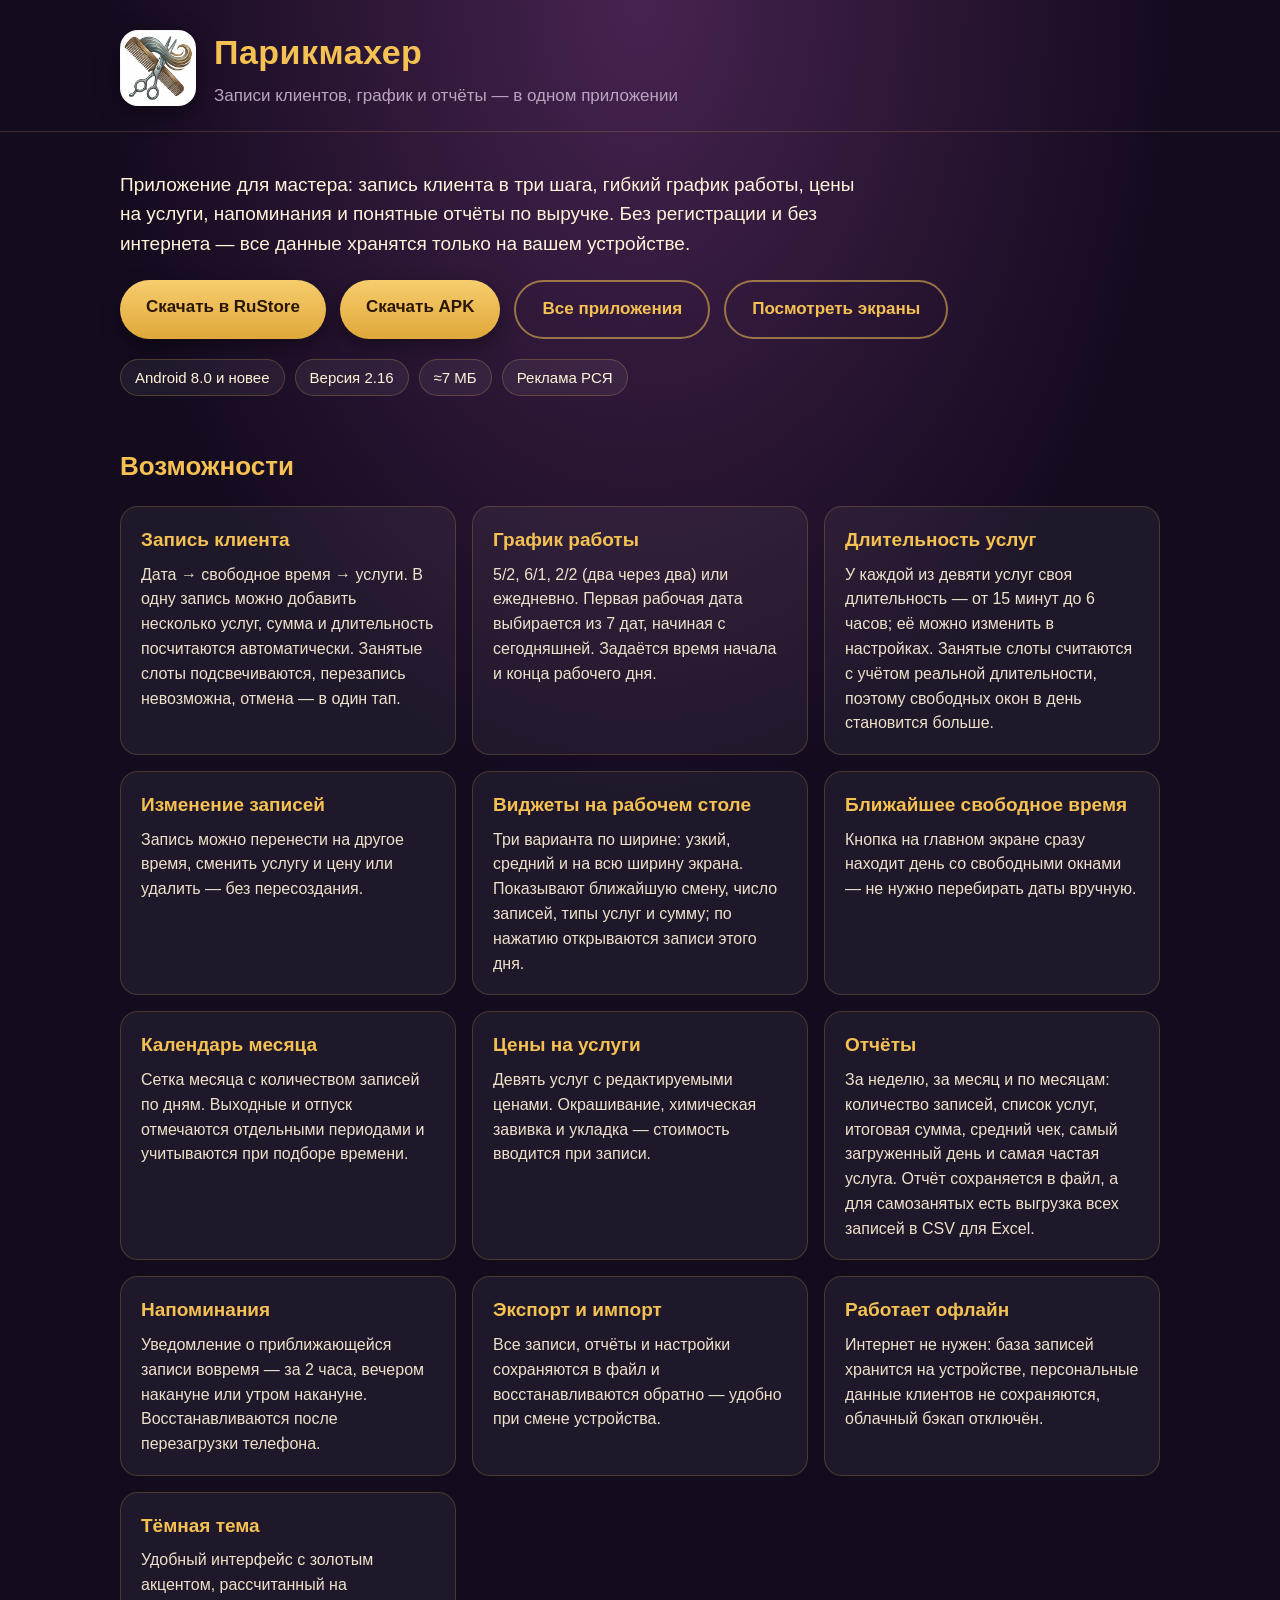
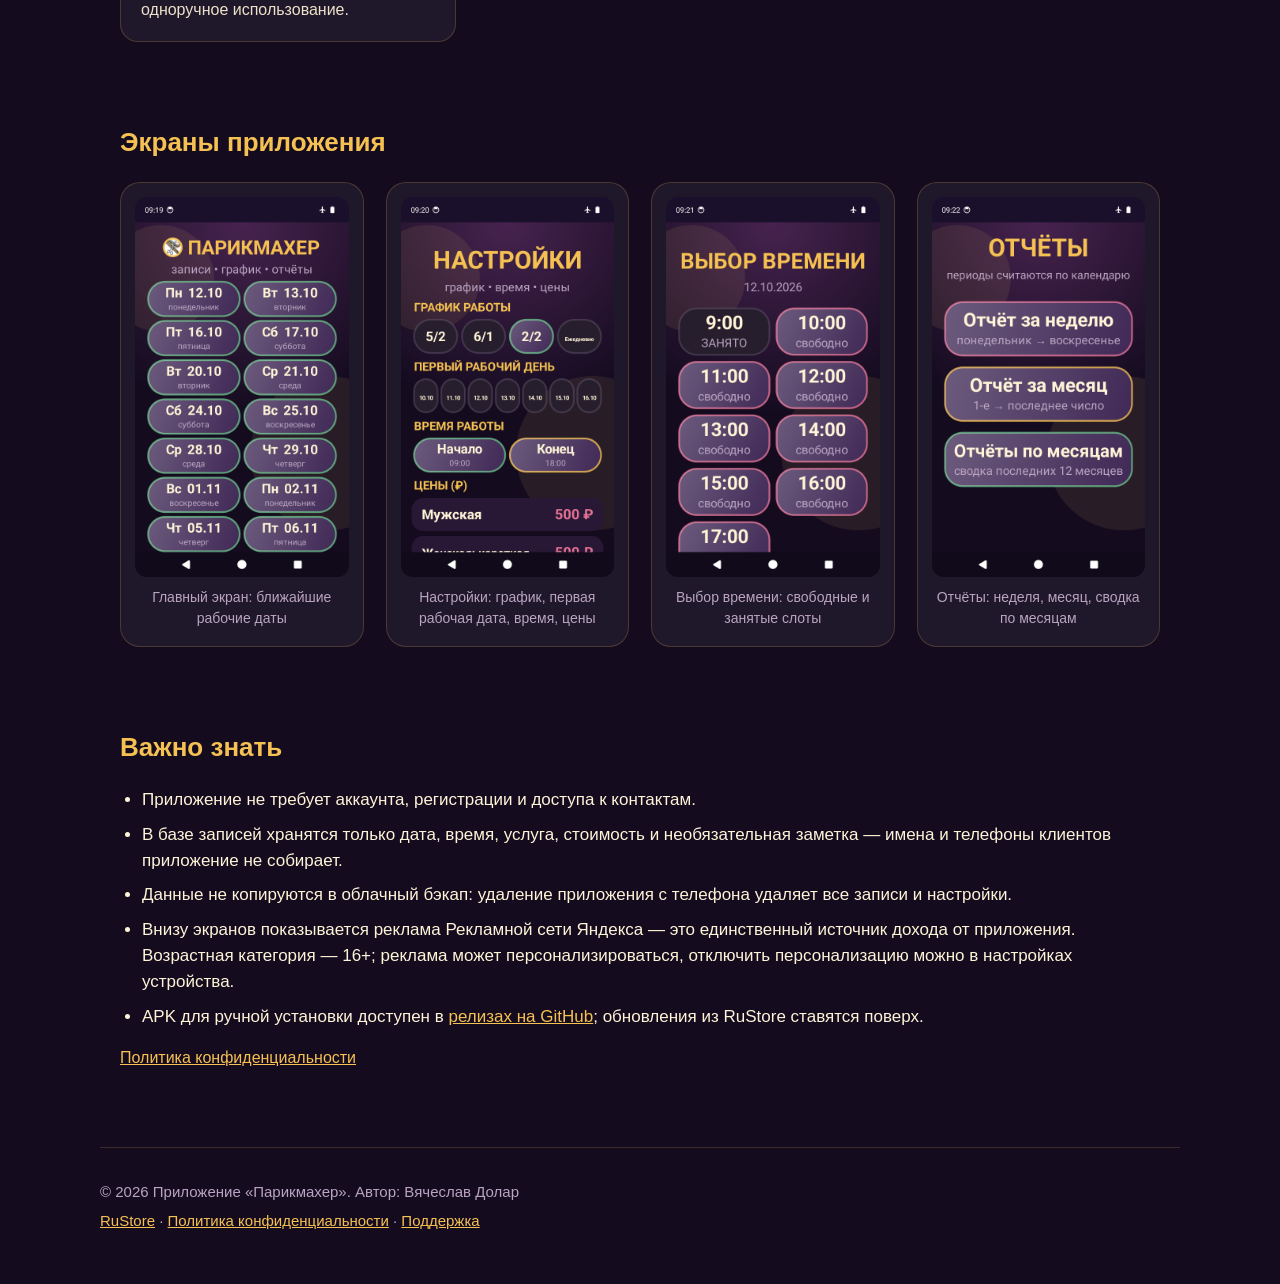
<file: index.html>
<!DOCTYPE html>
<html lang="ru">
<head>
<meta charset="utf-8">
<meta name="viewport" content="width=device-width, initial-scale=1">
<title>Парикмахер — записи клиентов, график и отчёты</title>
<meta name="description" content="«Парикмахер» — приложение для мастера: запись клиентов, гибкий график работы (5/2, 6/1, 2/2), цены на услуги, напоминания и отчёты по выручке. Данные хранятся только на устройстве.">
<meta property="og:title" content="Парикмахер — приложение для мастера">
<meta property="og:description" content="Записи клиентов, гибкий график, цены и отчёты по выручке в одном приложении.">
<meta property="og:type" content="website">
<meta property="og:image" content="assets/icon-512.png">
<link rel="icon" href="assets/icon-512.png">
<link rel="stylesheet" href="assets/style.css">
</head>
<body>

<header class="top">
  <div class="wrap top-in">
    <img class="logo" src="assets/icon-512.png" alt="Иконка приложения Парикмахер">
    <div>
      <h1>Парикмахер</h1>
      <p class="tag">Записи клиентов, график и отчёты — в одном приложении</p>
    </div>
  </div>
</header>

<main class="wrap">

  <section class="hero">
    <p class="lead">
      Приложение для мастера: запись клиента в три шага, гибкий график работы,
      цены на услуги, напоминания и понятные отчёты по выручке.
      Без регистрации и без интернета — все данные хранятся только на вашем устройстве.
    </p>
    <div class="cta">
      <a class="btn" href="https://rustore.ru/catalog/app/ru.parikmaher.app" rel="noopener">Скачать в RuStore</a>
      <a class="btn" href="https://github.com/takomak2012-cyber/Parikmaher/releases/download/v2.16/Parikmaher_v2.16.apk" rel="noopener">Скачать APK</a>
      <a class="btn ghost" href="https://takomak2012-cyber.github.io/" rel="noopener">Все приложения</a>
      <a class="btn ghost" href="#screens">Посмотреть экраны</a>
    </div>
    <ul class="facts">
      <li>Android 8.0 и новее</li>
      <li>Версия 2.16</li>
      <li>≈7 МБ</li>
      <li>Реклама РСЯ</li>
    </ul>
  </section>

  <section class="block">
    <h2>Возможности</h2>
    <div class="grid">
      <div class="card"><h3>Запись клиента</h3><p>Дата → свободное время → услуги. В одну запись можно добавить несколько услуг, сумма и длительность посчитаются автоматически. Занятые слоты подсвечиваются, перезапись невозможна, отмена — в один тап.</p></div>
      <div class="card"><h3>График работы</h3><p>5/2, 6/1, 2/2 (два через два) или ежедневно. Первая рабочая дата выбирается из 7 дат, начиная с сегодняшней. Задаётся время начала и конца рабочего дня.</p></div>
      <div class="card"><h3>Длительность услуг</h3><p>У каждой из девяти услуг своя длительность — от 15 минут до 6 часов; её можно изменить в настройках. Занятые слоты считаются с учётом реальной длительности, поэтому свободных окон в день становится больше.</p></div>
      <div class="card"><h3>Изменение записей</h3><p>Запись можно перенести на другое время, сменить услугу и цену или удалить — без пересоздания.</p></div>
      <div class="card"><h3>Виджеты на рабочем столе</h3><p>Три варианта по ширине: узкий, средний и на всю ширину экрана. Показывают ближайшую смену, число записей, типы услуг и сумму; по нажатию открываются записи этого дня.</p></div>
      <div class="card"><h3>Ближайшее свободное время</h3><p>Кнопка на главном экране сразу находит день со свободными окнами — не нужно перебирать даты вручную.</p></div>
      <div class="card"><h3>Календарь месяца</h3><p>Сетка месяца с количеством записей по дням. Выходные и отпуск отмечаются отдельными периодами и учитываются при подборе времени.</p></div>
      <div class="card"><h3>Цены на услуги</h3><p>Девять услуг с редактируемыми ценами. Окрашивание, химическая завивка и укладка — стоимость вводится при записи.</p></div>
      <div class="card"><h3>Отчёты</h3><p>За неделю, за месяц и по месяцам: количество записей, список услуг, итоговая сумма, средний чек, самый загруженный день и самая частая услуга. Отчёт сохраняется в файл, а для самозанятых есть выгрузка всех записей в CSV для Excel.</p></div>
      <div class="card"><h3>Напоминания</h3><p>Уведомление о приближающейся записи вовремя — за 2 часа, вечером накануне или утром накануне. Восстанавливаются после перезагрузки телефона.</p></div>
      <div class="card"><h3>Экспорт и импорт</h3><p>Все записи, отчёты и настройки сохраняются в файл и восстанавливаются обратно — удобно при смене устройства.</p></div>
      <div class="card"><h3>Работает офлайн</h3><p>Интернет не нужен: база записей хранится на устройстве, персональные данные клиентов не сохраняются, облачный бэкап отключён.</p></div>
      <div class="card"><h3>Тёмная тема</h3><p>Удобный интерфейс с золотым акцентом, рассчитанный на одноручное использование.</p></div>
    </div>
  </section>

  <section class="block" id="screens">
    <h2>Экраны приложения</h2>
    <div class="shots">
      <figure><img src="assets/screen-main.png" alt="Главный экран: рабочие даты"><figcaption>Главный экран: ближайшие рабочие даты</figcaption></figure>
      <figure><img src="assets/screen-settings.png" alt="Настройки: график, даты, время и цены"><figcaption>Настройки: график, первая рабочая дата, время, цены</figcaption></figure>
      <figure><img src="assets/screen-times.png" alt="Выбор времени записи"><figcaption>Выбор времени: свободные и занятые слоты</figcaption></figure>
      <figure><img src="assets/screen-reports.png" alt="Отчёты по неделе, месяцу и месяцам"><figcaption>Отчёты: неделя, месяц, сводка по месяцам</figcaption></figure>
    </div>
  </section>

  <section class="block about">
    <h2>Важно знать</h2>
    <ul>
      <li>Приложение не требует аккаунта, регистрации и доступа к контактам.</li>
      <li>В базе записей хранятся только дата, время, услуга, стоимость и необязательная заметка — имена и телефоны клиентов приложение не собирает.</li>
      <li>Данные не копируются в облачный бэкап: удаление приложения с телефона удаляет все записи и настройки.</li>
      <li>Внизу экранов показывается реклама Рекламной сети Яндекса — это единственный источник дохода от приложения. Возрастная категория — 16+; реклама может персонализироваться, отключить персонализацию можно в настройках устройства.</li>
      <li>APK для ручной установки доступен в <a href="https://github.com/takomak2012-cyber/Parikmaher/releases/latest" rel="noopener">релизах на GitHub</a>; обновления из RuStore ставятся поверх.</li>
    </ul>
    <p><a href="privacy.html">Политика конфиденциальности</a></p>
  </section>

</main>

<footer class="wrap foot">
  <p>© 2026 Приложение «Парикмахер». Автор: Вячеслав Долар</p>
  <p class="links">
    <a href="https://rustore.ru/catalog/app/ru.parikmaher.app" rel="noopener">RuStore</a> ·
    <a href="privacy.html">Политика конфиденциальности</a> ·
    <a href="https://github.com/takomak2012-cyber/Parikmaher/issues">Поддержка</a>
  </p>
</footer>

</body>
</html>
</file>
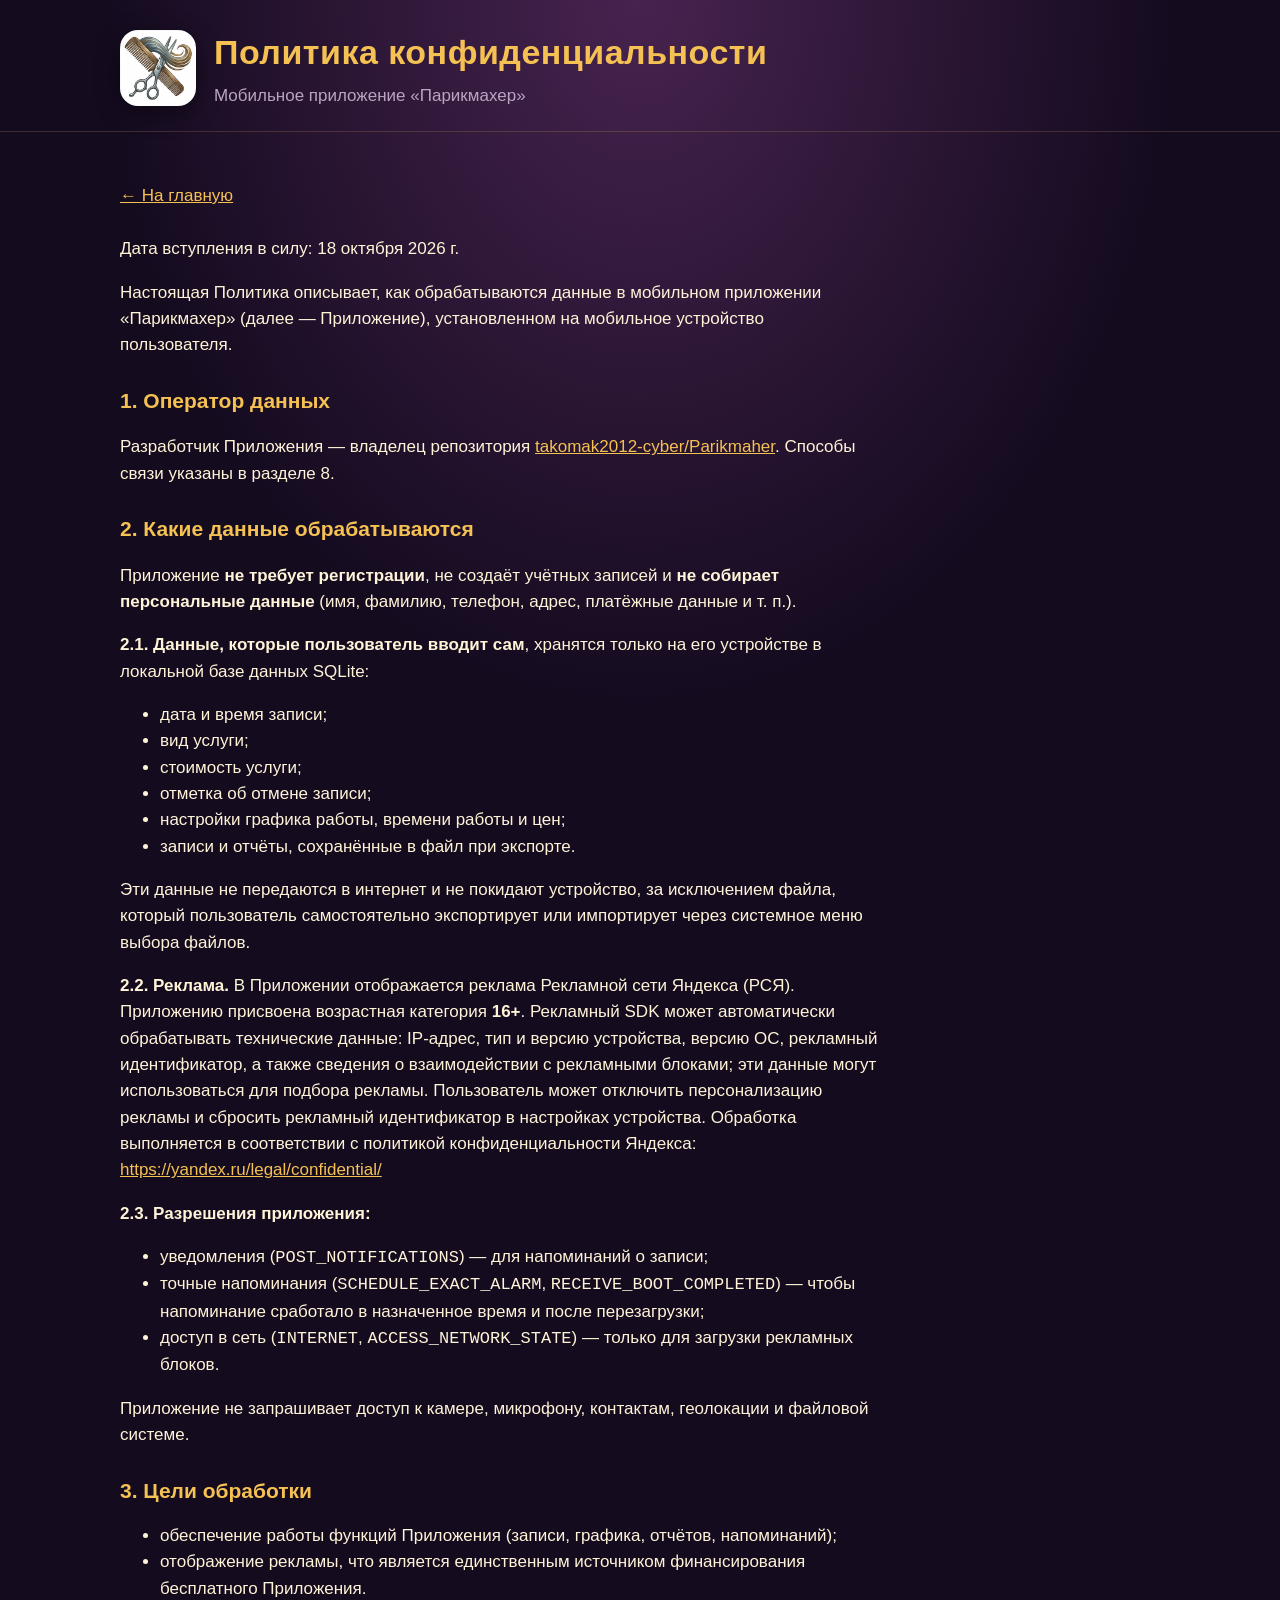
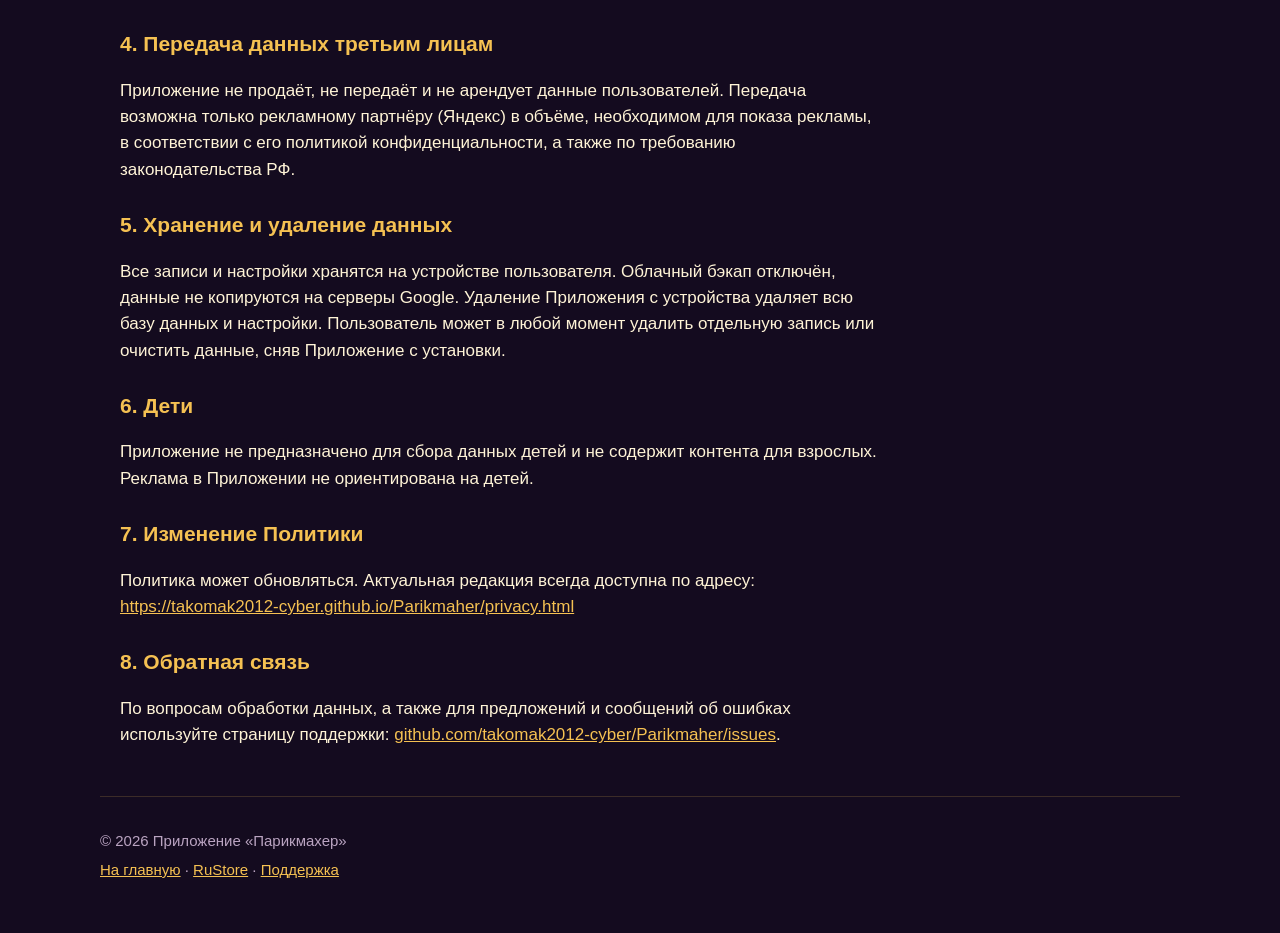
<file: privacy.html>
<!DOCTYPE html>
<html lang="ru">
<head>
<meta charset="utf-8">
<meta name="viewport" content="width=device-width, initial-scale=1">
<title>Политика конфиденциальности — Приложение «Парикмахер»</title>
<meta name="description" content="Политика конфиденциальности мобильного приложения «Парикмахер»: какие данные обрабатываются, зачем и как их удалить.">
<meta name="robots" content="noindex">
<link rel="icon" href="assets/icon-512.png">
<link rel="stylesheet" href="assets/style.css">
</head>
<body>

<header class="top">
  <div class="wrap top-in">
    <img class="logo" src="assets/icon-512.png" alt="Иконка приложения Парикмахер">
    <div>
      <h1>Политика конфиденциальности</h1>
      <p class="tag">Мобильное приложение «Парикмахер»</p>
    </div>
  </div>
</header>

<main class="wrap">
  <div class="prose">
    <p><a class="back" href="index.html">← На главную</a></p>
    <p>Дата вступления в силу: 18 октября 2026 г.</p>

    <p>Настоящая Политика описывает, как обрабатываются данные в мобильном приложении «Парикмахер» (далее — Приложение), установленном на мобильное устройство пользователя.</p>

    <h2>1. Оператор данных</h2>
    <p>Разработчик Приложения — владелец репозитория <a href="https://github.com/takomak2012-cyber/Parikmaher">takomak2012-cyber/Parikmaher</a>. Способы связи указаны в разделе 8.</p>

    <h2>2. Какие данные обрабатываются</h2>
    <p>Приложение <strong>не требует регистрации</strong>, не создаёт учётных записей и <strong>не собирает персональные данные</strong> (имя, фамилию, телефон, адрес, платёжные данные и т. п.).</p>

    <p><strong>2.1. Данные, которые пользователь вводит сам</strong>, хранятся только на его устройстве в локальной базе данных SQLite:</p>
    <ul>
      <li>дата и время записи;</li>
      <li>вид услуги;</li>
      <li>стоимость услуги;</li>
      <li>отметка об отмене записи;</li>
      <li>настройки графика работы, времени работы и цен;</li>
      <li>записи и отчёты, сохранённые в файл при экспорте.</li>
    </ul>
    <p>Эти данные не передаются в интернет и не покидают устройство, за исключением файла, который пользователь самостоятельно экспортирует или импортирует через системное меню выбора файлов.</p>

    <p><strong>2.2. Реклама.</strong> В Приложении отображается реклама Рекламной сети Яндекса (РСЯ). Приложению присвоена возрастная категория <strong>16+</strong>. Рекламный SDK может автоматически обрабатывать технические данные: IP-адрес, тип и версию устройства, версию ОС, рекламный идентификатор, а также сведения о взаимодействии с рекламными блоками; эти данные могут использоваться для подбора рекламы. Пользователь может отключить персонализацию рекламы и сбросить рекламный идентификатор в настройках устройства. Обработка выполняется в соответствии с политикой конфиденциальности Яндекса: <a href="https://yandex.ru/legal/confidential/" rel="noopener">https://yandex.ru/legal/confidential/</a></p>

    <p><strong>2.3. Разрешения приложения:</strong></p>
    <ul>
      <li>уведомления (<code>POST_NOTIFICATIONS</code>) — для напоминаний о записи;</li>
      <li>точные напоминания (<code>SCHEDULE_EXACT_ALARM</code>, <code>RECEIVE_BOOT_COMPLETED</code>) — чтобы напоминание сработало в назначенное время и после перезагрузки;</li>
      <li>доступ в сеть (<code>INTERNET</code>, <code>ACCESS_NETWORK_STATE</code>) — только для загрузки рекламных блоков.</li>
    </ul>
    <p>Приложение не запрашивает доступ к камере, микрофону, контактам, геолокации и файловой системе.</p>

    <h2>3. Цели обработки</h2>
    <ul>
      <li>обеспечение работы функций Приложения (записи, графика, отчётов, напоминаний);</li>
      <li>отображение рекламы, что является единственным источником финансирования бесплатного Приложения.</li>
    </ul>

    <h2>4. Передача данных третьим лицам</h2>
    <p>Приложение не продаёт, не передаёт и не арендует данные пользователей. Передача возможна только рекламному партнёру (Яндекс) в объёме, необходимом для показа рекламы, в соответствии с его политикой конфиденциальности, а также по требованию законодательства РФ.</p>

    <h2>5. Хранение и удаление данных</h2>
    <p>Все записи и настройки хранятся на устройстве пользователя. Облачный бэкап отключён, данные не копируются на серверы Google. Удаление Приложения с устройства удаляет всю базу данных и настройки. Пользователь может в любой момент удалить отдельную запись или очистить данные, сняв Приложение с установки.</p>

    <h2>6. Дети</h2>
    <p>Приложение не предназначено для сбора данных детей и не содержит контента для взрослых. Реклама в Приложении не ориентирована на детей.</p>

    <h2>7. Изменение Политики</h2>
    <p>Политика может обновляться. Актуальная редакция всегда доступна по адресу: <a href="https://takomak2012-cyber.github.io/Parikmaher/privacy.html">https://takomak2012-cyber.github.io/Parikmaher/privacy.html</a></p>

    <h2>8. Обратная связь</h2>
    <p>По вопросам обработки данных, а также для предложений и сообщений об ошибках используйте страницу поддержки: <a href="https://github.com/takomak2012-cyber/Parikmaher/issues">github.com/takomak2012-cyber/Parikmaher/issues</a>.</p>
  </div>
</main>

<footer class="wrap foot">
  <p>© 2026 Приложение «Парикмахер»</p>
  <p class="links">
    <a href="index.html">На главную</a> ·
    <a href="https://rustore.ru/catalog/app/ru.parikmaher.app" rel="noopener">RuStore</a> ·
    <a href="https://github.com/takomak2012-cyber/Parikmaher/issues">Поддержка</a>
  </p>
</footer>

</body>
</html>
</file>
<file: assets/style.css>
:root{
  --bg:#140b1f;
  --bg2:#281735;
  --gold:#f5c152;
  --cream:#fff4d7;
  --pink:#e87497;
  --green:#69c089;
  --muted:#baa4c1;
}
*{box-sizing:border-box}
html,body{margin:0;padding:0}
body{
  background:radial-gradient(60% 40% at 50% 0%, #47234f 0%, var(--bg) 70%) no-repeat, var(--bg);
  color:var(--cream);
  font-family:-apple-system,BlinkMacSystemFont,"Segoe UI",Roboto,"Helvetica Neue",Arial,sans-serif;
  line-height:1.55;
  -webkit-font-smoothing:antialiased;
}
a{color:var(--gold)}
.wrap{max-width:1080px;margin:0 auto;padding:0 20px}

.top{border-bottom:1px solid rgba(245,193,82,.18);padding:26px 0 22px}
.top-in{display:flex;align-items:center;gap:18px}
.logo{width:76px;height:76px;border-radius:18px;box-shadow:0 6px 24px rgba(0,0,0,.45)}
h1{margin:0;font-size:34px;letter-spacing:.5px;color:var(--gold)}
.tag{margin:4px 0 0;color:var(--muted);font-size:17px}

.hero{padding:38px 0 10px}
.lead{font-size:19px;max-width:760px;margin:0 0 22px}
.cta{display:flex;flex-wrap:wrap;gap:14px;margin:0 0 20px}
.btn{
  display:inline-block;padding:14px 26px;border-radius:999px;text-decoration:none;
  background:linear-gradient(180deg,#f7cd6d,#e0a83a);color:#2a1606;font-weight:700;font-size:17px;
  box-shadow:0 8px 20px rgba(0,0,0,.35);
}
.btn.ghost{background:transparent;color:var(--gold);border:2px solid rgba(245,193,82,.55);box-shadow:none}
.btn:hover{filter:brightness(1.06)}
.facts{list-style:none;display:flex;flex-wrap:wrap;gap:10px;padding:0;margin:0}
.facts li{background:rgba(255,255,255,.06);border:1px solid rgba(245,193,82,.22);border-radius:999px;padding:6px 14px;font-size:15px;color:var(--cream)}

.block{padding:40px 0}
.block h2{font-size:26px;color:var(--gold);margin:0 0 20px}
.grid{display:grid;grid-template-columns:repeat(auto-fit,minmax(260px,1fr));gap:16px}
.card{background:rgba(255,255,255,.05);border:1px solid rgba(245,193,82,.2);border-radius:18px;padding:18px 20px}
.card h3{margin:0 0 8px;font-size:19px;color:var(--gold)}
.card p{margin:0;color:var(--cream);opacity:.92;font-size:16px}

.shots{display:grid;grid-template-columns:repeat(auto-fit,minmax(230px,1fr));gap:22px}
.shots figure{margin:0;background:rgba(255,255,255,.05);border:1px solid rgba(245,193,82,.2);border-radius:20px;padding:14px 14px 16px}
.shots img{width:100%;display:block;border-radius:12px;background:#000}
.shots figcaption{margin-top:10px;font-size:14px;color:var(--muted);text-align:center}

.about ul{margin:0;padding-left:22px}
.about li{margin-bottom:8px;font-size:17px}

.foot{padding:26px 0 46px;color:var(--muted);font-size:15px;border-top:1px solid rgba(245,193,82,.18);margin-top:20px}
.foot p{margin:6px 0}

.prose{max-width:760px;padding:34px 0 10px}
.prose h1{font-size:30px;margin:0 0 18px}
.prose h2{font-size:21px;color:var(--gold);margin:26px 0 10px}
.prose p,.prose li{font-size:17px}
.back{display:inline-block;margin-bottom:10px}

@media (max-width:600px){
  h1{font-size:27px}
  .lead{font-size:17px}
  .block h2{font-size:22px}
}
</file>
